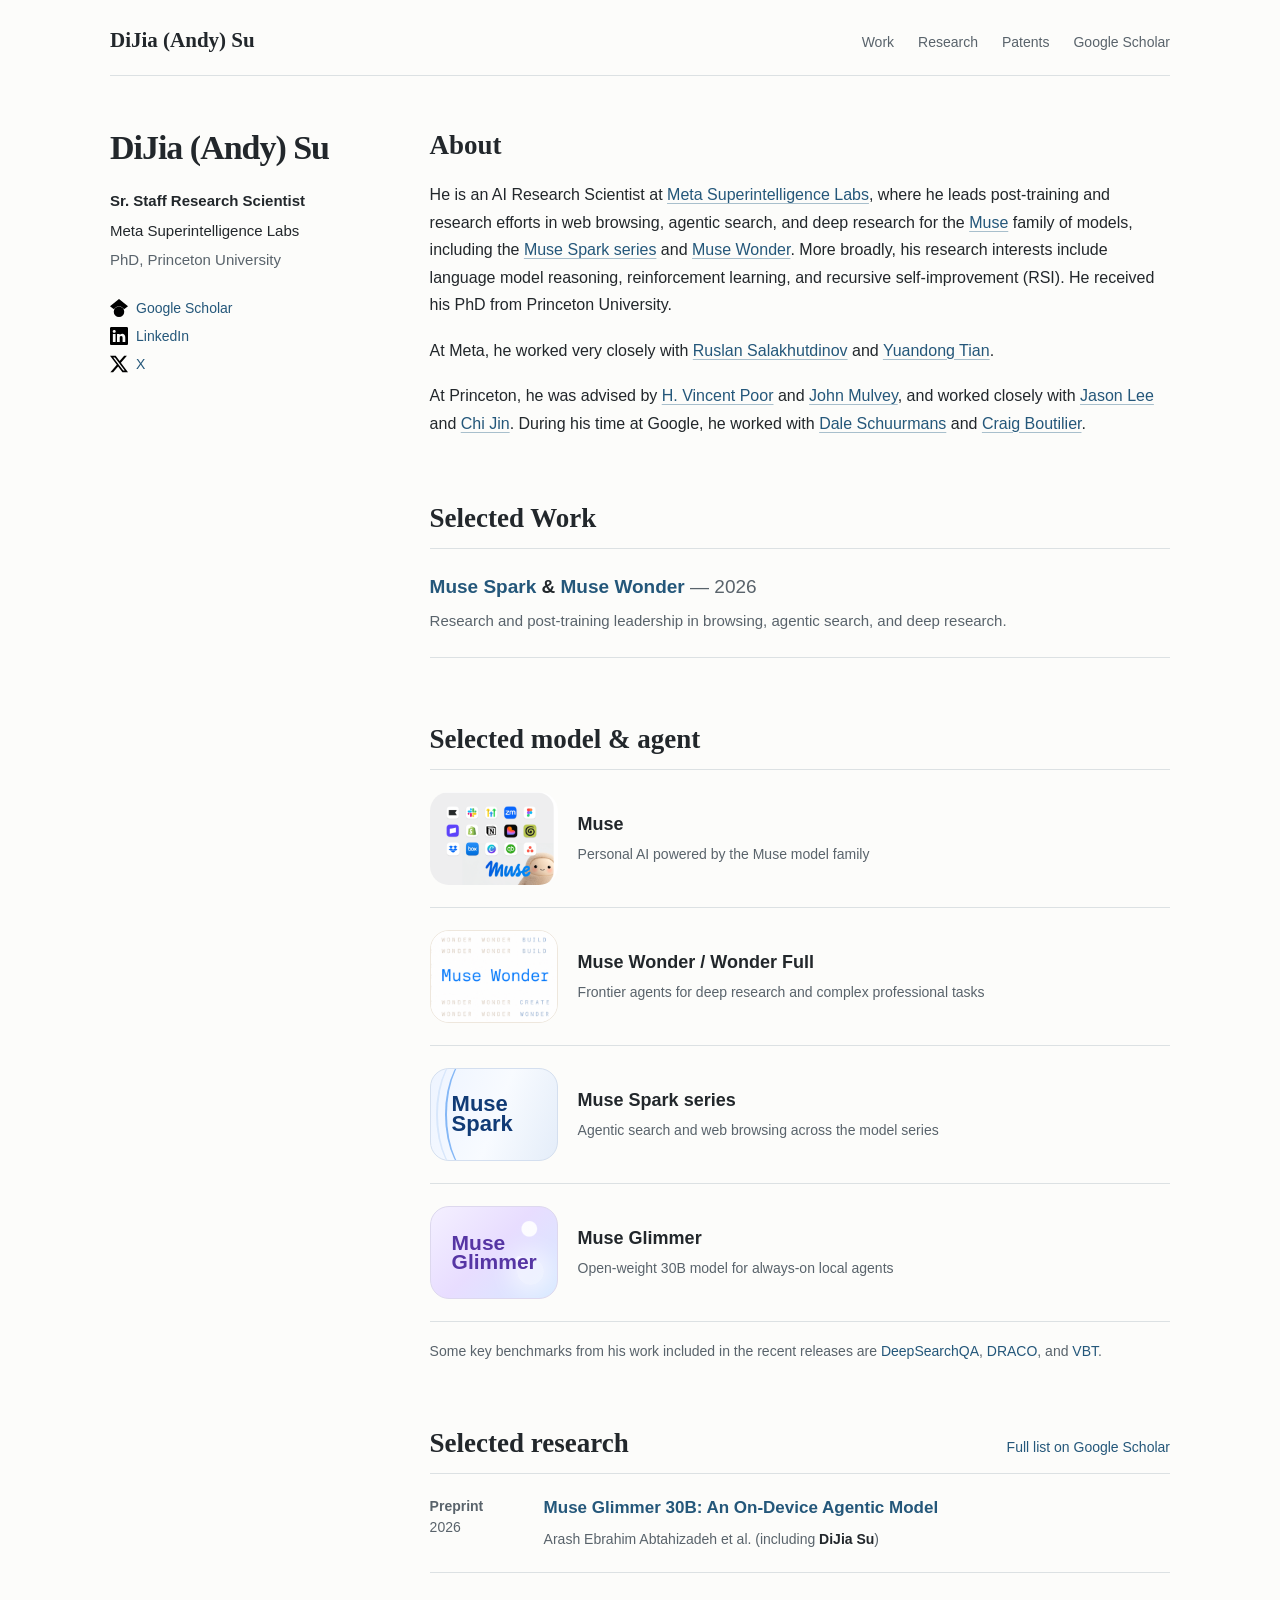
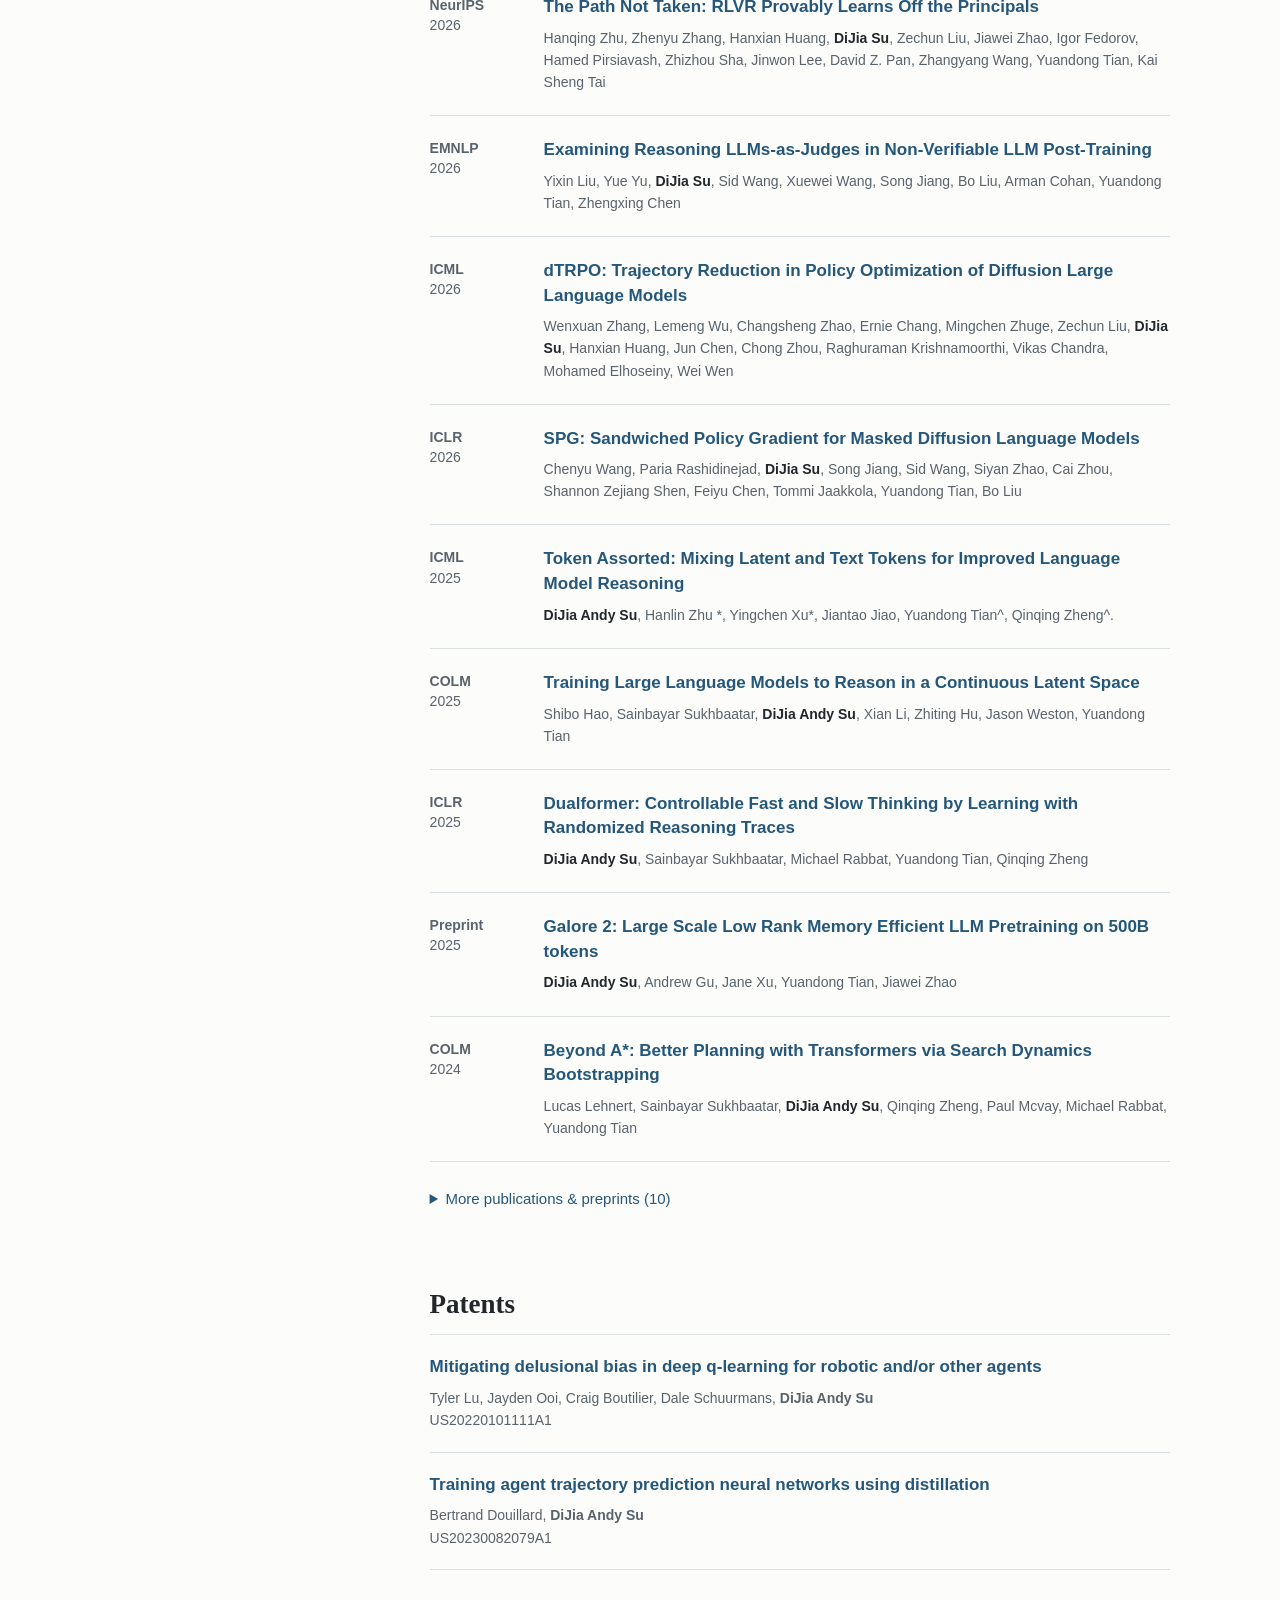
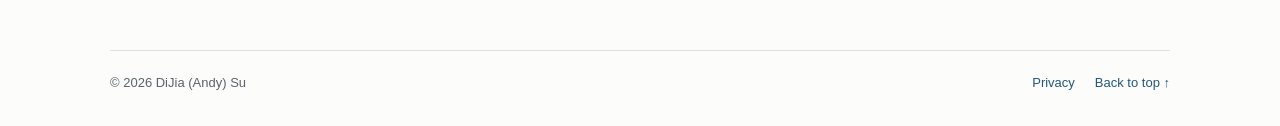
<file: index.html>
<!doctype html>
<html lang="en">
  <head>
    <meta charset="utf-8">
    <meta name="viewport" content="width=device-width, initial-scale=1">
    <title>DiJia (Andy) Su</title>
    <meta name="description" content="DiJia (Andy) Su leads post-training and research efforts in web browsing, agentic search, and deep research for the Muse family of models at Meta Superintelligence Labs.">
    <meta name="theme-color" content="#fcfcfa">
    <meta name="referrer" content="strict-origin-when-cross-origin">
    <link rel="canonical" href="https://andysu.org/">
    <meta property="og:title" content="DiJia (Andy) Su">
    <meta property="og:description" content="Leading post-training and research efforts in web browsing, agentic search, and deep research for the Muse family of models at Meta Superintelligence Labs.">
    <meta property="og:type" content="website">
    <meta property="og:url" content="https://andysu.org/">
    <meta property="og:image" content="https://andysu.org/assets/og-card.png">
    <meta property="og:image:width" content="1730">
    <meta property="og:image:height" content="909">
    <meta name="twitter:card" content="summary_large_image">
    <meta name="twitter:title" content="DiJia (Andy) Su">
    <meta name="twitter:description" content="Leading post-training and research efforts in web browsing, agentic search, and deep research for the Muse family of models.">
    <meta name="twitter:image" content="https://andysu.org/assets/og-card.png">
    <link rel="icon" type="image/svg+xml" href="data:image/svg+xml,%3Csvg xmlns='http://www.w3.org/2000/svg' viewBox='0 0 64 64'%3E%3Crect width='64' height='64' rx='18' fill='%23252932'/%3E%3Ctext x='32' y='43' text-anchor='middle' fill='%23fbfaf8' font-size='33' font-family='Georgia' font-weight='bold'%3EDS%3C/text%3E%3C/svg%3E">
    <link rel="stylesheet" href="assets/site.css?v=20261025i">
    <script defer src="assets/analytics-config.js"></script>
    <script defer src="assets/analytics.js"></script>
  </head>
  <body id="top">
    <a class="skip" href="#main">Skip to content</a>
    <div class="shell">
      <header class="topbar">
        <a class="site-name" href="#top">DiJia (Andy) Su</a>
        <nav aria-label="Main navigation">
          <a href="#work">Work</a>
          <a href="#research">Research</a>
          <a href="#patents">Patents</a>
          <a href="https://scholar.google.com/citations?user=bYfe0DcAAAAJ&amp;hl=en&amp;sortby=pubdate">Google Scholar</a>
        </nav>
      </header>

      <div class="layout">
        <aside class="profile" aria-label="Profile">
          <h1>DiJia (Andy) Su</h1>
          <p class="job-title">Sr. Staff Research Scientist</p>
          <p class="role">Meta Superintelligence Labs</p>
          <p class="institution">PhD, Princeton University</p>
          <div class="socials">
            <a href="https://scholar.google.com/citations?user=bYfe0DcAAAAJ&amp;hl=en&amp;sortby=pubdate"><img src="assets/googlescholar.svg" width="18" height="18" alt="">Google Scholar</a>
            <a href="https://www.linkedin.com/in/andyssu/"><img src="assets/linkedin.svg" width="18" height="18" alt="">LinkedIn</a>
            <a href="https://x.com/andysu2005/"><img src="assets/x.svg" width="18" height="18" alt="">X</a>
          </div>
        </aside>

        <main id="main">
          <section class="intro" aria-label="Introduction">
            <h2>About</h2>
            <p>He is an AI Research Scientist at <a class="text-link" href="https://ai.meta.com/blog/introducing-muse-spark-msl/">Meta Superintelligence Labs</a>, where he leads post-training and research efforts in web browsing, agentic search, and deep research for the <a class="text-link" href="https://about.fb.com/news/2026/09/introducing-muse-personal-ai-agent/">Muse</a> family of models, including the <a class="text-link" href="https://research.meta.ai/blog/introducing-muse-spark-1-3">Muse Spark series</a> and <a class="text-link" href="https://research.meta.ai/blog/muse-wonder">Muse Wonder</a>. More broadly, his research interests include language model reasoning, reinforcement learning, and recursive self-improvement (RSI). He received his PhD from Princeton University.</p>
            <p>At Meta, he worked very closely with <a class="text-link" href="https://www.cs.cmu.edu/~rsalakhu/">Ruslan Salakhutdinov</a> and <a class="text-link" href="https://yuandong-tian.com/">Yuandong Tian</a>.</p>
            <p>At Princeton, he was advised by <a class="text-link" href="https://en.m.wikipedia.org/wiki/Vincent_Poor">H. Vincent Poor</a> and <a class="text-link" href="https://mulvey.princeton.edu/">John Mulvey</a>, and worked closely with <a class="text-link" href="https://jasondlee88.github.io/">Jason Lee</a> and <a class="text-link" href="https://sites.google.com/view/cjin/home">Chi Jin</a>. During his time at Google, he worked with <a class="text-link" href="https://research.google/people/daleschuurmans/">Dale Schuurmans</a> and <a class="text-link" href="https://research.google/people/craigboutilier/">Craig Boutilier</a>.</p>
          </section>

          <section class="section" id="work" aria-labelledby="work-heading">
            <div class="section-header">
              <h2 id="work-heading">Selected Work</h2>
            </div>
            <article class="featured-work">
              <h3><a href="https://research.meta.ai/blog/introducing-muse-spark-1-3">Muse Spark</a> &amp; <a href="https://research.meta.ai/blog/muse-wonder">Muse Wonder</a> <span>— 2026</span></h3>
              <p>Research and post-training leadership in browsing, agentic search, and deep research.</p>
            </article>
          </section>

          <section class="section" id="models" aria-labelledby="models-heading">
            <div class="section-header">
              <h2 id="models-heading">Selected model &amp; agent</h2>
            </div>

            <div class="model-list">
              <a class="model-card" href="https://about.fb.com/news/2026/09/introducing-muse-personal-ai-agent/">
                <span class="model-mark model-mark-muse" aria-hidden="true">
                  <img class="muse-card-art" src="assets/muse-card.png" alt="">
                </span>
                <span class="model-copy">
                  <strong>Muse</strong>
                  <span>Personal AI powered by the Muse model family</span>
                </span>
              </a>
              <a class="model-card" href="https://research.meta.ai/blog/muse-wonder">
                <span class="model-mark model-mark-wonder" aria-hidden="true">
                  <img class="wonder-card-art" src="assets/muse-wonder-card.png" alt="">
                </span>
                <span class="model-copy">
                  <strong>Muse Wonder / Wonder Full</strong>
                  <span>Frontier agents for deep research and complex professional tasks</span>
                </span>
              </a>
              <a class="model-card" href="https://research.meta.ai/blog/introducing-muse-spark-1-3">
                <span class="model-mark model-mark-spark" aria-hidden="true"><span>Muse<br>Spark</span></span>
                <span class="model-copy">
                  <strong>Muse Spark series</strong>
                  <span>Agentic search and web browsing across the model series</span>
                </span>
              </a>
              <a class="model-card" href="https://research.meta.ai/blog/introducing-muse-glimmer-open-agentic-model">
                <span class="model-mark model-mark-glimmer" aria-hidden="true"><span>Muse<br>Glimmer</span></span>
                <span class="model-copy">
                  <strong>Muse Glimmer</strong>
                  <span>Open-weight 30B model for always-on local agents</span>
                </span>
              </a>
            </div>
            <p class="model-note">Some key benchmarks from his work included in the recent releases are <a href="https://dev.meta.ai/models/muse-spark">DeepSearchQA</a>, <a href="https://research.meta.ai/static/muse-wonder-model-card">DRACO</a>, and <a href="https://research.meta.ai/static/muse-wonder-model-card">VBT</a>.</p>
          </section>

          <section class="section" id="research" aria-labelledby="research-heading">
            <div class="section-header">
              <h2 id="research-heading">Selected research</h2>
              <a href="https://scholar.google.com/citations?user=bYfe0DcAAAAJ&amp;hl=en&amp;sortby=pubdate">Full list on Google Scholar</a>
            </div>

            <article class="paper">
              <div class="venue">Preprint<span>2026</span></div>
              <div>
                <h3><a href="https://arxiv.org/abs/2610.24628">Muse Glimmer 30B: An On-Device Agentic Model</a></h3>
                <p class="authors">Arash Ebrahim Abtahizadeh et al. (including <strong>DiJia Su</strong>)</p>
              </div>
            </article>
            <article class="paper">
              <div class="venue">NeurIPS<span>2026</span></div>
              <div>
                <h3><a href="https://arxiv.org/abs/2511.08567">The Path Not Taken: RLVR Provably Learns Off the Principals</a></h3>
                <p class="authors">Hanqing Zhu, Zhenyu Zhang, Hanxian Huang, <strong>DiJia Su</strong>, Zechun Liu, Jiawei Zhao, Igor Fedorov, Hamed Pirsiavash, Zhizhou Sha, Jinwon Lee, David Z. Pan, Zhangyang Wang, Yuandong Tian, Kai Sheng Tai</p>
              </div>
            </article>
            <article class="paper">
              <div class="venue">EMNLP<span>2026</span></div>
              <div>
                <h3><a href="https://arxiv.org/abs/2603.12246">Examining Reasoning LLMs-as-Judges in Non-Verifiable LLM Post-Training</a></h3>
                <p class="authors">Yixin Liu, Yue Yu, <strong>DiJia Su</strong>, Sid Wang, Xuewei Wang, Song Jiang, Bo Liu, Arman Cohan, Yuandong Tian, Zhengxing Chen</p>
              </div>
            </article>
            <article class="paper">
              <div class="venue">ICML<span>2026</span></div>
              <div>
                <h3><a href="https://arxiv.org/abs/2603.18806">dTRPO: Trajectory Reduction in Policy Optimization of Diffusion Large Language Models</a></h3>
                <p class="authors">Wenxuan Zhang, Lemeng Wu, Changsheng Zhao, Ernie Chang, Mingchen Zhuge, Zechun Liu, <strong>DiJia Su</strong>, Hanxian Huang, Jun Chen, Chong Zhou, Raghuraman Krishnamoorthi, Vikas Chandra, Mohamed Elhoseiny, Wei Wen</p>
              </div>
            </article>
            <article class="paper">
              <div class="venue">ICLR<span>2026</span></div>
              <div>
                <h3><a href="https://arxiv.org/abs/2510.09541">SPG: Sandwiched Policy Gradient for Masked Diffusion Language Models</a></h3>
                <p class="authors">Chenyu Wang, Paria Rashidinejad, <strong>DiJia Su</strong>, Song Jiang, Sid Wang, Siyan Zhao, Cai Zhou, Shannon Zejiang Shen, Feiyu Chen, Tommi Jaakkola, Yuandong Tian, Bo Liu</p>
              </div>
            </article>
            <article class="paper">
              <div class="venue">ICML<span>2025</span></div>
              <div>
                <h3><a href="https://arxiv.org/abs/2502.03275">Token Assorted: Mixing Latent and Text Tokens for Improved Language Model Reasoning</a></h3>
                <p class="authors"><strong>DiJia Andy Su</strong>, Hanlin Zhu *, Yingchen Xu*, Jiantao Jiao, Yuandong Tian^, Qinqing Zheng^.</p>
              </div>
            </article>
            <article class="paper">
              <div class="venue">COLM<span>2025</span></div>
              <div>
                <h3><a href="https://arxiv.org/abs/2412.06769">Training Large Language Models to Reason in a Continuous Latent Space</a></h3>
                <p class="authors">Shibo Hao, Sainbayar Sukhbaatar, <strong>DiJia Andy Su</strong>, Xian Li, Zhiting Hu, Jason Weston, Yuandong Tian</p>
              </div>
            </article>
            <article class="paper">
              <div class="venue">ICLR<span>2025</span></div>
              <div>
                <h3><a href="https://arxiv.org/abs/2410.09918v1">Dualformer: Controllable Fast and Slow Thinking by Learning with Randomized Reasoning Traces</a></h3>
                <p class="authors"><strong>DiJia Andy Su</strong>, Sainbayar Sukhbaatar, Michael Rabbat, Yuandong Tian, Qinqing Zheng</p>
              </div>
            </article>
            <article class="paper">
              <div class="venue">Preprint<span>2025</span></div>
              <div>
                <h3><a href="https://www.arxiv.org/abs/2504.20437">Galore 2: Large Scale Low Rank Memory Efficient LLM Pretraining on 500B tokens</a></h3>
                <p class="authors"><strong>DiJia Andy Su</strong>, Andrew Gu, Jane Xu, Yuandong Tian, Jiawei Zhao</p>
              </div>
            </article>
            <article class="paper">
              <div class="venue">COLM<span>2024</span></div>
              <div>
                <h3><a href="https://arxiv.org/abs/2402.14083">Beyond A*: Better Planning with Transformers via Search Dynamics Bootstrapping</a></h3>
                <p class="authors">Lucas Lehnert, Sainbayar Sukhbaatar, <strong>DiJia Andy Su</strong>, Qinqing Zheng, Paul Mcvay, Michael Rabbat, Yuandong Tian</p>
              </div>
            </article>

            <details class="archive">
              <summary>More publications &amp; preprints <span aria-hidden="true">(10)</span></summary>
              <article class="paper">
                <div class="venue">ICRA<span>2022</span></div>
                <div>
                  <h3><a href="https://arxiv.org/pdf/2206.03970.pdf">Narrowing the Coordinate-Frame Gap in Behavior Prediction Models: Distillation for efficient and accurate scene-centric motion forecasting</a></h3>
                  <p class="authors"><strong>DiJia Andy Su</strong>, Bertrand Douillard, Rami Al-Rfou, Cheol Park, Benjamin Sapp</p>
                </div>
              </article>
              <article class="paper">
                <div class="venue">ICASSP<span>2022</span></div>
                <div>
                  <h3><a href="https://ieeexplore.ieee.org/abstract/document/9747378">Competitive Multi-Agent Reinforcement Learning with Self-Supervised Representation</a></h3>
                  <p class="authors"><strong>DiJia Andy Su</strong>, Jason D Lee, John M Mulvey, H Vincent Poor</p>
                </div>
              </article>
              <article class="paper">
                <div class="venue">Preprint<span>2022</span></div>
                <div>
                  <h3><a href="https://arxiv.org/pdf/2207.08894.pdf">A Deep Reinforcement Learning Approach for Finding Non-Exploitable Strategies in Two-Player Atari Games</a></h3>
                  <p class="authors"><strong>DiJia Andy Su</strong>*, Zihan Ding*, Qinghua Liu, Chi Jin</p>
                </div>
              </article>
              <article class="paper">
                <div class="venue">Preprint<span></span></div>
                <div>
                  <h3><a href="https://arxiv.org/pdf/2102.11448.pdf">MUSBO: Model-based uncertainty regularized and sample efficient batch optimization for deployment constrained reinforcement learning</a></h3>
                  <p class="authors"><strong>DiJia Andy Su</strong>, Jason D Lee, John M Mulvey, H Vincent Poor</p>
                </div>
              </article>
              <article class="paper">
                <div class="venue">IEEE TAI<span></span></div>
                <div>
                  <h3><a href="https://ieeexplore.ieee.org/abstract/document/9868151">Optimizing Multi-Document Summarization by Blending Reinforcement Learning Policies</a></h3>
                  <p class="authors"><strong>DiJia Andy Su</strong>, DF Su, Jason D Lee, John M Mulvey, H Vincent Poor</p>
                </div>
              </article>
              <article class="paper">
                <div class="venue">JFDS<span></span></div>
                <div>
                  <h3><a href="https://collaborate.princeton.edu/en/publications/improving-portfolio-performance-via-natural-language-processing-m">Improving Portfolio Performance via Natural Language Processing Methods</a></h3>
                  <p class="authors"><strong>DiJia Andy Su</strong>, John M Mulvey, H Vincent Poor</p>
                </div>
              </article>
              <article class="paper">
                <div class="venue">PACRIM<span></span></div>
                <div>
                  <h3><a href="https://ieeexplore.ieee.org/abstract/document/7334844">Secrecy capacity and wireless energy harvesting in amplify-and-forward relay networks</a></h3>
                  <p class="authors"><strong>DiJia Andy Su</strong>, SA Mousavifar, Cyril Leung</p>
                  <p class="paper-note">Best paper award</p>
                </div>
              </article>
              <article class="paper">
                <div class="venue">ICCSE<span></span></div>
                <div>
                  <h3><a href="https://ieeexplore.ieee.org/abstract/document/6926440">Autonomous robot navigation with self-learning for collision avoidance with randomly moving obstacles</a></h3>
                  <p class="authors">Yunfei Zhang, Clarence W de Silva, <strong>DiJia Andy Su</strong>, Youtai Xue</p>
                  <p class="paper-note">Best paper award</p>
                </div>
              </article>
              <article class="paper">
                <div class="venue">ICML<span>2020</span></div>
                <div>
                  <h3><a href="https://proceedings.mlr.press/v119/su20c.html">ConQUR: Mitigating Delusional Bias in Deep Q-Learning</a></h3>
                  <p class="authors"><strong>DiJia Andy Su</strong>, Jayden Ooi, Tyler Lu, Dale Schuurmans, Craig Boutilier</p>
                </div>
              </article>
              <article class="paper">
                <div class="venue">Manuscript<span></span></div>
                <div>
                  <h3>Machine Learning Optimization with Crypto Currency</h3>
                  <p class="authors"><strong>DiJia Andy Su</strong> et al.</p>
                </div>
              </article>
            </details>
          </section>

          <section class="section" id="patents" aria-labelledby="patents-heading">
            <div class="section-header"><h2 id="patents-heading">Patents</h2></div>
            <article class="patent">
              <h3><a href="https://patents.google.com/patent/US20220101111A1/en">Mitigating delusional bias in deep q-learning for robotic and/or other agents</a></h3>
              <p>Tyler Lu, Jayden Ooi, Craig Boutilier, Dale Schuurmans, <strong>DiJia Andy Su</strong><br>US20220101111A1</p>
            </article>
            <article class="patent">
              <h3><a href="https://patents.google.com/patent/US20230082079A1/en">Training agent trajectory prediction neural networks using distillation</a></h3>
              <p>Bertrand Douillard, <strong>DiJia Andy Su</strong><br>US20230082079A1</p>
            </article>
          </section>
        </main>
      </div>

      <footer>
        <span>© 2026 DiJia (Andy) Su</span>
        <div class="footer-links">
          <a href="privacy.html">Privacy</a>
          <a href="#top">Back to top ↑</a>
        </div>
      </footer>
    </div>
  </body>
</html>
</file>
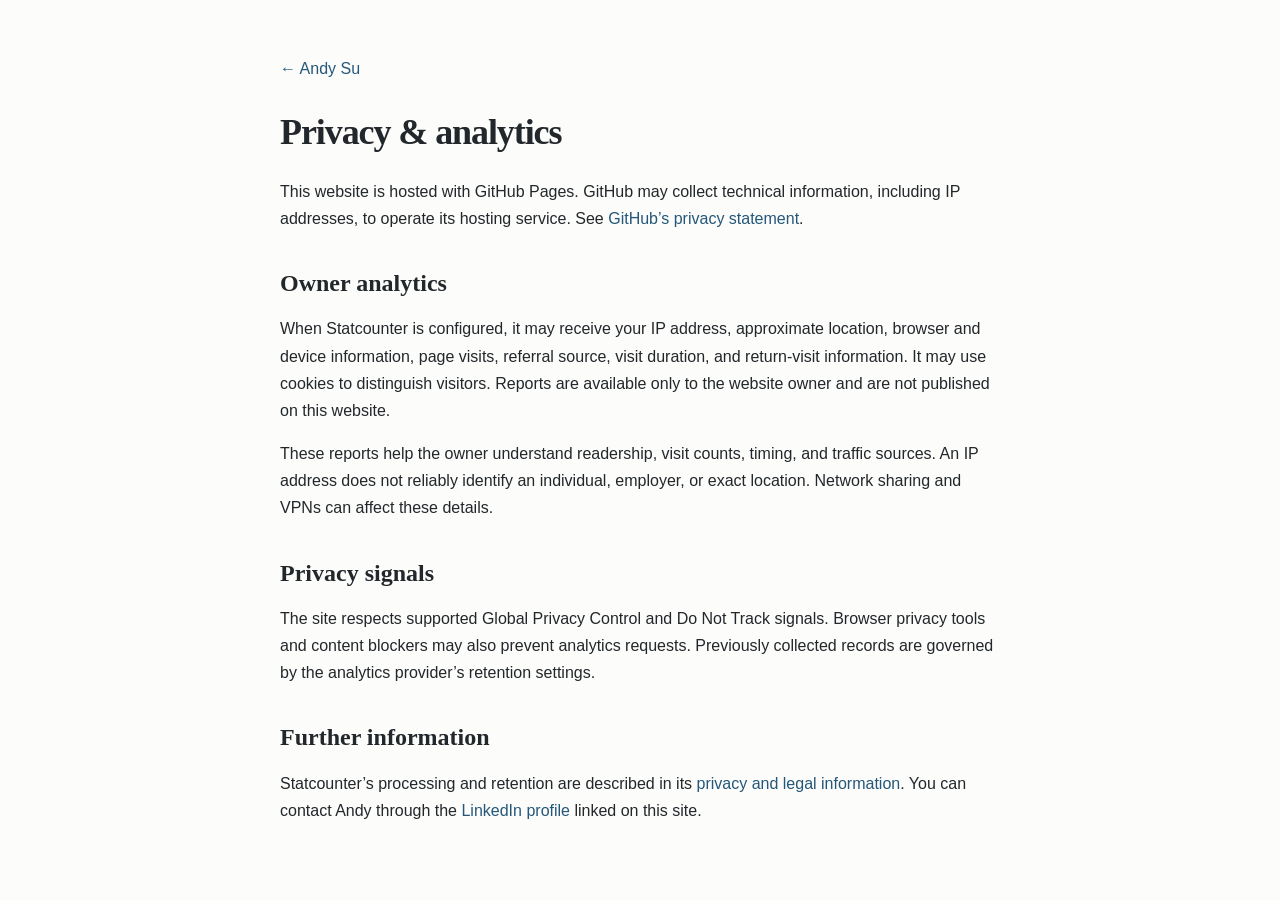
<file: privacy.html>
<!doctype html>
<html lang="en">
  <head>
    <meta charset="utf-8">
    <meta name="viewport" content="width=device-width, initial-scale=1">
    <meta name="robots" content="noindex">
    <meta name="theme-color" content="#fcfcfa">
    <title>Privacy &amp; analytics — Andy Su</title>
    <link rel="stylesheet" href="assets/site.css?v=20261003c">
  </head>
  <body>
    <main class="privacy-page">
      <a href="index.html">← Andy Su</a>
      <h1>Privacy &amp; analytics</h1>
      <p>This website is hosted with GitHub Pages. GitHub may collect technical information, including IP addresses, to operate its hosting service. See <a href="https://docs.github.com/en/site-policy/privacy-policies/github-general-privacy-statement">GitHub’s privacy statement</a>.</p>

      <h2>Owner analytics</h2>
      <p>When Statcounter is configured, it may receive your IP address, approximate location, browser and device information, page visits, referral source, visit duration, and return-visit information. It may use cookies to distinguish visitors. Reports are available only to the website owner and are not published on this website.</p>
      <p>These reports help the owner understand readership, visit counts, timing, and traffic sources. An IP address does not reliably identify an individual, employer, or exact location. Network sharing and VPNs can affect these details.</p>

      <h2>Privacy signals</h2>
      <p>The site respects supported Global Privacy Control and Do Not Track signals. Browser privacy tools and content blockers may also prevent analytics requests. Previously collected records are governed by the analytics provider’s retention settings.</p>

      <h2>Further information</h2>
      <p>Statcounter’s processing and retention are described in its <a href="https://statcounter.com/about/legal/">privacy and legal information</a>. You can contact Andy through the <a href="https://www.linkedin.com/in/andyssu/">LinkedIn profile</a> linked on this site.</p>
    </main>
  </body>
</html>
</file>
<file: assets/site.css>
:root {
  --ink: #22272b;
  --muted: #59636b;
  --link: #24577a;
  --line: #dce1e3;
  --paper: #fcfcfa;
  color: var(--ink);
  background: var(--paper);
  font-family: -apple-system, BlinkMacSystemFont, "Segoe UI", Helvetica, Arial, sans-serif;
  font-synthesis: none;
  scroll-behavior: smooth;
  scroll-padding-top: 24px;
}

* { box-sizing: border-box; }
body { margin: 0; }
a { color: var(--link); text-decoration: none; }
a:hover { text-decoration: underline; text-underline-offset: 3px; }
a:focus-visible, summary:focus-visible { outline: 2px solid var(--link); outline-offset: 4px; }
::selection { background: #d7e8f2; }

.skip {
  position: absolute;
  top: -60px;
  left: 18px;
  padding: 10px 14px;
  background: var(--ink);
  color: white;
}
.skip:focus { top: 10px; }
.shell { width: min(1060px, calc(100% - 64px)); margin: 0 auto; }

.topbar {
  display: flex;
  justify-content: space-between;
  align-items: baseline;
  gap: 24px;
  padding: 28px 0 22px;
  border-bottom: 1px solid var(--line);
}
.site-name {
  color: var(--ink);
  font-family: Georgia, "Times New Roman", serif;
  font-size: 21px;
  font-weight: 600;
}
nav { display: flex; flex-wrap: wrap; gap: 24px; font-size: 14px; }
nav a { color: var(--muted); }

.layout {
  display: grid;
  grid-template-columns: 230px minmax(0, 1fr);
  gap: clamp(48px, 7vw, 90px);
  padding: 52px 0 80px;
}
.profile { align-self: start; }
h1, h2 { font-family: Georgia, "Times New Roman", serif; font-weight: 600; }
h1 { margin: 0 0 22px; font-size: 34px; line-height: 1.16; letter-spacing: -0.03em; }
.profile p { margin: 0 0 6px; font-size: 15px; line-height: 1.55; }
.profile .job-title { font-weight: 600; }
.profile .institution { color: var(--muted); }
.socials { display: flex; flex-direction: column; gap: 10px; margin-top: 28px; font-size: 14px; }
.socials a { display: inline-flex; align-items: center; width: fit-content; }
.socials img { display: block; flex: none; margin-right: 8px; }

#main { min-width: 0; }
h2 { margin: 0; font-size: 27px; line-height: 1.3; }
.intro p { margin: 18px 0 0; font-size: 16px; line-height: 1.72; }
.text-link { text-decoration: underline; text-decoration-color: #a8bfcc; text-underline-offset: 3px; }

.section { margin-top: 64px; }
.section-header {
  display: flex;
  align-items: baseline;
  justify-content: space-between;
  gap: 20px;
  padding-bottom: 12px;
  border-bottom: 1px solid var(--line);
}
.section-header > a { font-size: 14px; white-space: nowrap; }
.featured-work {
  padding: 24px 0;
  border-bottom: 1px solid var(--line);
}
.featured-work h3 { margin: 0 0 8px; font-size: 19px; font-weight: 600; line-height: 1.45; }
.featured-work h3 span { color: var(--muted); font-weight: 400; }
.featured-work p { margin: 0; color: var(--muted); font-size: 15px; line-height: 1.6; }
.model-list { overflow: hidden; }
.model-card {
  display: grid;
  grid-template-columns: 128px minmax(0, 1fr);
  align-items: center;
  gap: 20px;
  padding: 22px 0;
  border-bottom: 1px solid var(--line);
  color: var(--ink);
}
.model-card:hover { text-decoration: none; }
.model-card:hover .model-copy strong { text-decoration: underline; text-underline-offset: 4px; }
.model-mark {
  position: relative;
  display: grid;
  width: 128px;
  height: 93px;
  place-items: center;
  overflow: hidden;
  border-radius: 19px;
}
.model-mark > span { position: relative; z-index: 2; }
.model-mark-wonder { border: 1px solid #eee7dd; background: #fff; }
.model-mark-wonder .wonder-card-art {
  width: 100%;
  height: 100%;
  object-fit: cover;
  object-position: center;
  transform: scale(1.55);
}
.model-mark-spark {
  justify-items: start;
  padding-left: 21px;
  border: 1px solid #d4dfef;
  background: linear-gradient(110deg, #eef4ff 0%, #f8fbff 52%, #e4edf9 100%);
  color: #113b76;
  font-size: 22px;
  font-weight: 700;
  line-height: .92;
}
.model-mark-spark::before,
.model-mark-spark::after {
  position: absolute;
  top: -18%;
  left: 14px;
  width: 59px;
  height: 136%;
  border-left: 2px solid #84b7f6;
  border-radius: 50%;
  content: "";
}
.model-mark-spark::after { left: 5px; border-color: #d8e7fb; }
.model-mark-glimmer {
  justify-items: start;
  padding-left: 21px;
  border: 1px solid #ddd8ee;
  background:
    radial-gradient(circle at 78% 24%, rgb(255 255 255 / 90%) 0 6%, transparent 7%),
    radial-gradient(circle at 70% 58%, rgb(255 255 255 / 62%) 0 3%, transparent 4%),
    linear-gradient(135deg, #f4f0ff 0%, #e8ddff 48%, #d6e9ff 100%);
  color: #5636a4;
  font-size: 21px;
  font-weight: 700;
  line-height: .92;
}
.model-mark-glimmer::after {
  position: absolute;
  right: 13px;
  bottom: 13px;
  width: 27px;
  height: 27px;
  border-radius: 50%;
  background: rgb(255 255 255 / 48%);
  box-shadow: 0 0 22px 8px rgb(255 255 255 / 58%);
  content: "";
}
.model-mark-muse {
  background: #eef0f2;
}
.model-mark-muse .muse-card-art { width: 100%; height: 100%; object-fit: cover; }
.model-copy { display: grid; gap: 8px; min-width: 0; }
.model-copy strong { font-size: 18px; line-height: 1.25; }
.model-copy > span { color: var(--muted); font-size: 14px; line-height: 1.45; }
.model-note { margin: 18px 0 0; color: var(--muted); font-size: 14px; line-height: 1.6; }
.paper {
  display: grid;
  grid-template-columns: 96px minmax(0, 1fr);
  gap: 18px;
  padding: 22px 0;
  border-bottom: 1px solid var(--line);
}
.venue { color: var(--muted); font-size: 14px; font-weight: 600; line-height: 1.45; }
.venue span { display: block; font-weight: 400; }
.paper h3 { margin: 0 0 7px; font-size: 17px; font-weight: 600; line-height: 1.45; }
.authors, .paper-note { margin: 0; color: var(--muted); font-size: 14px; line-height: 1.58; }
.authors strong { color: var(--ink); font-weight: 600; }
.paper-note { margin-top: 6px; }
.archive { margin-top: 12px; }
summary { padding: 16px 0; color: var(--link); cursor: pointer; font-size: 15px; }
.archive[open] summary { border-bottom: 1px solid var(--line); }

.patent { padding: 20px 0; border-bottom: 1px solid var(--line); }
.patent h3 { margin: 0 0 7px; font-size: 17px; font-weight: 600; line-height: 1.45; }
.patent p { margin: 0; color: var(--muted); font-size: 14px; line-height: 1.6; }

footer {
  display: flex;
  justify-content: space-between;
  gap: 24px;
  padding: 24px 0 36px;
  border-top: 1px solid var(--line);
  color: var(--muted);
  font-size: 13px;
}
.footer-links { display: flex; gap: 20px; }

.privacy-page { width: min(720px, calc(100% - 40px)); margin: 60px auto; }
.privacy-page h1 { margin: 34px 0 24px; font-size: 36px; }
.privacy-page h2 { margin-top: 36px; font-size: 24px; }
.privacy-page p, .privacy-page li { font-size: 16px; line-height: 1.7; }

@media (max-width: 720px) {
  .shell { width: min(100% - 36px, 1060px); }
  .topbar { align-items: flex-start; flex-direction: column; gap: 16px; padding: 22px 0; }
  nav { gap: 18px; }
  .layout { display: block; padding: 34px 0 64px; }
  .profile { padding-bottom: 30px; border-bottom: 1px solid var(--line); }
  h1 { margin-bottom: 14px; font-size: 32px; }
  .socials { flex-direction: row; flex-wrap: wrap; gap: 20px; margin-top: 20px; }
  .intro { margin-top: 34px; }
  .section { margin-top: 52px; }
  .section-header { align-items: flex-start; flex-direction: column; gap: 8px; }
  .model-card { grid-template-columns: 96px minmax(0, 1fr); gap: 16px; padding: 22px 0; }
  .model-mark { width: 96px; height: 74px; border-radius: 17px; }
  .model-mark-spark { padding-left: 16px; font-size: 19px; }
  .model-mark-glimmer { padding-left: 16px; font-size: 17px; }
  .model-mark-glimmer::after { right: 10px; bottom: 10px; width: 22px; height: 22px; }
  .model-mark-spark::before,
  .model-mark-spark::after { left: 9px; width: 48px; border-left-width: 2px; }
  .model-mark-spark::after { left: 2px; }
  .model-copy { gap: 6px; }
  .model-copy strong { font-size: 16px; }
  .model-copy > span { font-size: 13px; }
  .paper { grid-template-columns: 72px minmax(0, 1fr); gap: 12px; padding: 20px 0; }
  .venue { font-size: 13px; }
  .paper h3, .patent h3 { font-size: 16px; }
  .authors, .paper-note, .patent p { font-size: 13px; }
  footer { flex-direction: column; gap: 10px; }
}

@media (prefers-reduced-motion: reduce) {
  :root { scroll-behavior: auto; }
}
</file>
